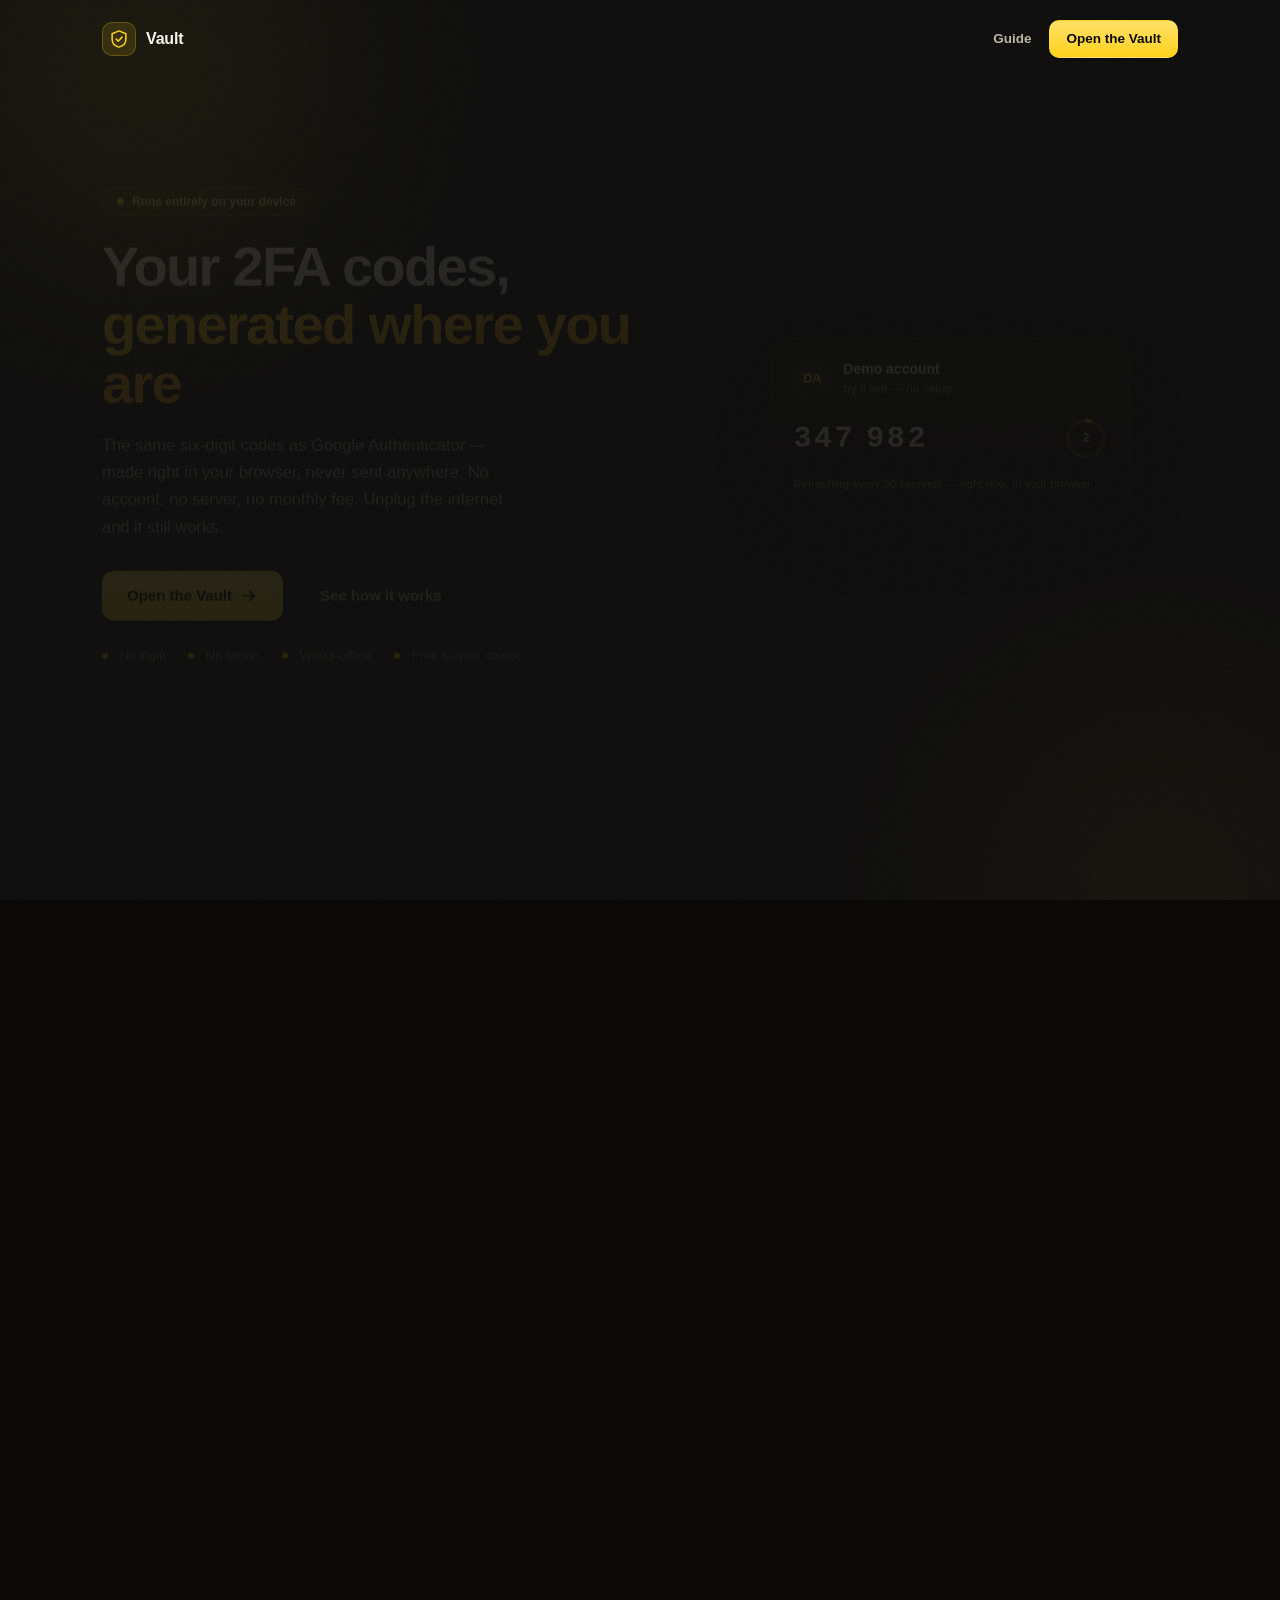
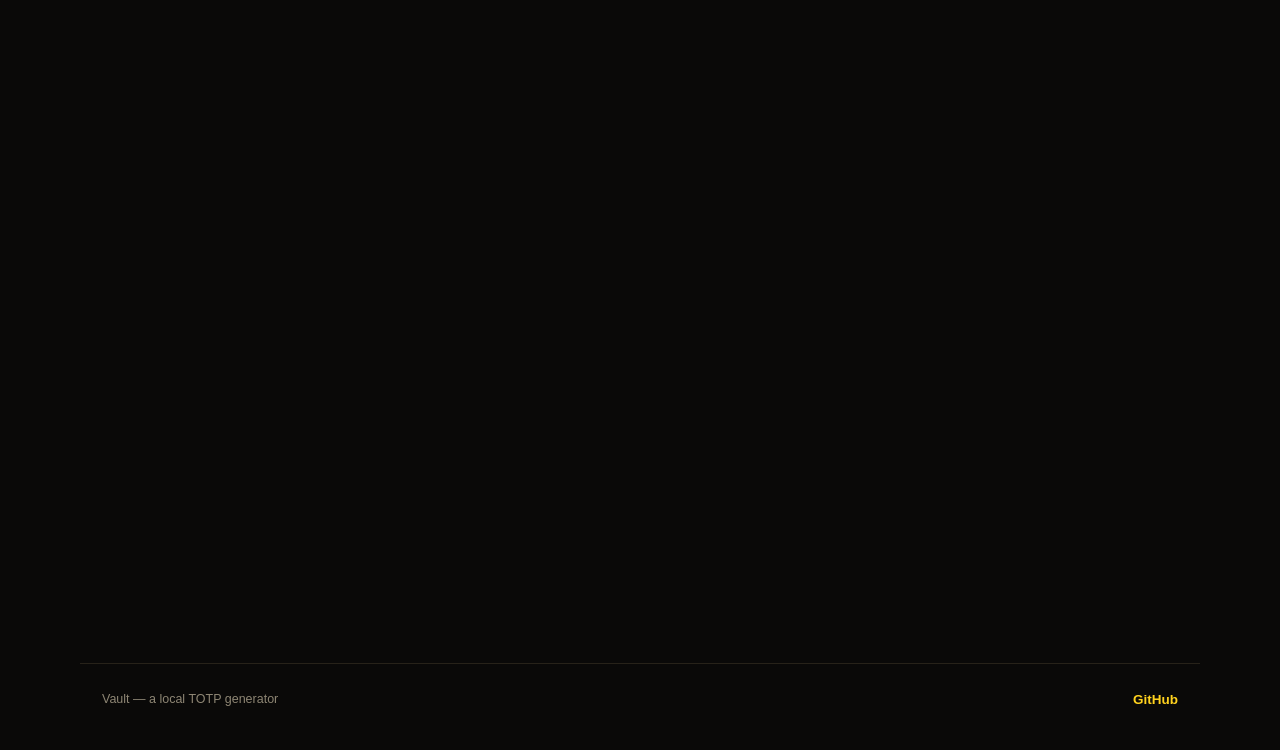
<file: index.html>
<!doctype html>
<html lang="en" data-theme="dark">
<head>
<meta charset="utf-8" />
<meta name="viewport" content="width=device-width, initial-scale=1, viewport-fit=cover" />
<meta name="color-scheme" content="dark" />
<meta name="referrer" content="no-referrer" />
<!-- Same promise as the app: nothing loads or sends anything. The live demo in
     the hero runs the real engine locally, so connect-src can stay 'none' —
     the page proves its own pitch. -->
<meta http-equiv="Content-Security-Policy"
      content="default-src 'none'; script-src 'self'; style-src 'self'; img-src 'self' data:; connect-src 'none'; base-uri 'none'; form-action 'none'" />
<title>Vault — 2FA codes that never leave your device</title>
<link rel="stylesheet" href="app.css" />
<link rel="stylesheet" href="landing.css" />
</head>
<body>

<div class="ambient" aria-hidden="true">
  <span class="ambient__orb ambient__orb--a"></span>
  <span class="ambient__orb ambient__orb--b"></span>
  <span class="ambient__grain"></span>
</div>

<!-- ══ NAV ═══════════════════════════════════════════════════════════════ -->
<nav class="nav">
  <div class="nav__brand">
    <span class="brand__mark" aria-hidden="true">
      <svg viewBox="0 0 32 32" fill="none"><path d="M16 3 27 7.5v8.9c0 6.6-4.5 10.9-11 12.6C9.5 27.3 5 23 5 16.4V7.5L16 3Z" stroke="currentColor" stroke-width="2.4" stroke-linejoin="round"/><path d="m11.5 16.2 3.2 3.3 6-6.5" stroke="currentColor" stroke-width="2.4" stroke-linecap="round" stroke-linejoin="round"/></svg>
    </span>
    <span class="brand__name">Vault</span>
  </div>
  <div class="nav__links">
    <a class="nav__link" href="guide.html">Guide</a>
    <a class="btn btn--primary" href="app.html">Open the Vault</a>
  </div>
</nav>

<!-- ══ HERO ══════════════════════════════════════════════════════════════ -->
<header class="hero">
  <div class="hero__copy reveal">
    <span class="pill">
      <i class="pill__dot"></i> Runs entirely on your device
    </span>
    <h1 class="hero__title">
      Your 2FA codes,<br><span class="hl">generated where you are</span>
    </h1>
    <p class="hero__sub">
      The same six-digit codes as Google Authenticator — made right in your
      browser, never sent anywhere. No account, no server, no monthly fee.
      Unplug the internet and it still works.
    </p>
    <div class="hero__cta">
      <a class="btn btn--primary btn--hero" href="app.html">
        Open the Vault
        <svg viewBox="0 0 24 24" fill="none" aria-hidden="true"><path d="M5 12h14M13 6l6 6-6 6" stroke="currentColor" stroke-width="2.2" stroke-linecap="round" stroke-linejoin="round"/></svg>
      </a>
      <a class="btn btn--ghost btn--hero" href="guide.html">See how it works</a>
    </div>
    <ul class="hero__trust">
      <li>No login</li><li>No server</li><li>Works offline</li><li>Free &amp; open source</li>
    </ul>
  </div>

  <!-- Live demo. A real rotating code from the public RFC test secret, so the
       hero is the product working, not a picture of it. -->
  <div class="hero__demo reveal" style="--d:120ms">
    <div class="demo">
      <div class="demo__head">
        <span class="demo__mono">DA</span>
        <div>
          <span class="demo__issuer">Demo account</span>
          <span class="demo__acct">try it live — no setup</span>
        </div>
      </div>
      <div class="demo__body">
        <div class="code code--big" id="demo-code"></div>
        <div class="ring" id="demo-ring">
          <svg viewBox="0 0 42 42">
            <circle class="ring__track" cx="21" cy="21" r="18" fill="none" stroke-width="3"/>
            <circle class="ring__bar" cx="21" cy="21" r="18" fill="none" stroke-width="3" stroke-dasharray="113.09733552923255" stroke-dashoffset="0"/>
          </svg>
          <span class="ring__n"></span>
        </div>
      </div>
      <p class="demo__foot">Refreshing every 30 seconds — right now, in your browser.</p>
    </div>
  </div>
</header>

<!-- ══ FEATURES ══════════════════════════════════════════════════════════ -->
<section class="band">
  <div class="feat">
    <article class="feat__card reveal">
      <span class="feat__ic">
        <svg viewBox="0 0 24 24" fill="none"><rect x="4" y="9" width="16" height="12" rx="3" stroke="currentColor" stroke-width="1.9"/><path d="M8 9V6.5a4 4 0 0 1 8 0V9" stroke="currentColor" stroke-width="1.9" stroke-linecap="round"/></svg>
      </span>
      <h3>Nothing leaves your device</h3>
      <p>The code is built locally with the same crypto your browser uses. The page's security policy blocks network requests outright — not just absent, but forbidden.</p>
    </article>
    <article class="feat__card reveal" style="--d:80ms">
      <span class="feat__ic">
        <svg viewBox="0 0 24 24" fill="none"><path d="M12 3v18M3 12h18" stroke="currentColor" stroke-width="0" /><circle cx="12" cy="12" r="9" stroke="currentColor" stroke-width="1.9"/><path d="M4 12a8 8 0 0 1 8-8M20 12a8 8 0 0 1-8 8" stroke="currentColor" stroke-width="1.9" stroke-linecap="round"/><line x1="7" y1="4" x2="17" y2="20" stroke="currentColor" stroke-width="1.9" stroke-linecap="round"/></svg>
      </span>
      <h3>Works with no internet</h3>
      <p>Codes come from a secret and the clock — nothing to fetch. Once the page has loaded, it keeps working on a plane, in a dead spot, anywhere.</p>
    </article>
    <article class="feat__card reveal" style="--d:160ms">
      <span class="feat__ic">
        <svg viewBox="0 0 24 24" fill="none"><path d="m5 13 4 4L19 7" stroke="currentColor" stroke-width="2" stroke-linecap="round" stroke-linejoin="round"/></svg>
      </span>
      <h3>No account, ever</h3>
      <p>No sign-up, no licence key, no subscription. Open the link and it works. All your accounts in one screen, each refreshing on its own.</p>
    </article>
    <article class="feat__card reveal" style="--d:240ms">
      <span class="feat__ic">
        <svg viewBox="0 0 24 24" fill="none"><path d="M8 3H5a2 2 0 0 0-2 2v3M16 3h3a2 2 0 0 1 2 2v3M8 21H5a2 2 0 0 1-2-2v-3M16 21h3a2 2 0 0 0 2-2v-3" stroke="currentColor" stroke-width="1.9" stroke-linecap="round"/><rect x="8" y="8" width="8" height="8" rx="1.5" stroke="currentColor" stroke-width="1.9"/></svg>
      </span>
      <h3>Paste a key or a link</h3>
      <p>Drop in the Base32 secret or the whole otpauth:// link. A live preview shows the code before you save, so you know it's right.</p>
    </article>
  </div>
</section>

<!-- ══ HOW ═══════════════════════════════════════════════════════════════ -->
<section class="how" id="how">
  <h2 class="sec__title reveal">Three steps, then never again</h2>
  <div class="steps">
    <article class="step reveal">
      <span class="step__n">1</span>
      <h3>Grab your setup key</h3>
      <p>In any account's security settings, choose “Authenticator app”, then tap <em>Can't scan it?</em> to reveal the setup key.</p>
    </article>
    <article class="step reveal" style="--d:100ms">
      <span class="step__n">2</span>
      <h3>Paste it into the Vault</h3>
      <p>Spaces and lower case are fine. The preview shows your code instantly — check it against the account, then save.</p>
    </article>
    <article class="step reveal" style="--d:200ms">
      <span class="step__n">3</span>
      <h3>Tap to copy, forever</h3>
      <p>The code sits on a card, refreshing every 30 seconds. One tap copies it. No more typing 32-character secrets on every login.</p>
    </article>
  </div>
</section>

<!-- ══ SECURITY ══════════════════════════════════════════════════════════ -->
<section class="band">
  <div class="trust2 reveal">
    <div class="trust2__copy">
      <h2 class="sec__title">Why not just use a website?</h2>
      <p>Most online 2FA tools ask you to paste your secret into <em>their</em> page. That secret isn't a password — it <strong>is</strong> the second factor, permanently, for every future login on that account. Once it leaves your machine, you can't know what happened to it.</p>
      <p>This never sends it anywhere. There's no server to trust and no request to intercept. The code is proof: it's running right now, in this tab, with the internet doing nothing.</p>
      <a class="link" href="https://github.com/Reodelbasalan/2fa-advault" rel="noopener">Read the source on GitHub →</a>
    </div>
    <div class="trust2__list">
      <div class="trust2__row"><span>Where the code is made</span><b>Your browser</b></div>
      <div class="trust2__row"><span>What's uploaded</span><b>Nothing</b></div>
      <div class="trust2__row"><span>Standard</span><b>RFC 6238 (TOTP)</b></div>
      <div class="trust2__row"><span>Works offline</span><b>Yes</b></div>
      <div class="trust2__row"><span>Price</span><b>Free</b></div>
    </div>
  </div>
</section>

<!-- ══ FINAL CTA ═════════════════════════════════════════════════════════ -->
<section class="final reveal">
  <h2>Ready when you are.</h2>
  <p>Add your first account in under a minute.</p>
  <a class="btn btn--primary btn--hero" href="app.html">
    Open the Vault
    <svg viewBox="0 0 24 24" fill="none" aria-hidden="true"><path d="M5 12h14M13 6l6 6-6 6" stroke="currentColor" stroke-width="2.2" stroke-linecap="round" stroke-linejoin="round"/></svg>
  </a>
</section>

<footer class="foot">
  <span>Vault — a local TOTP generator</span>
  <a class="link" href="https://github.com/Reodelbasalan/2fa-advault" rel="noopener">GitHub</a>
</footer>

<script type="module" src="landing.js"></script>
</body>
</html>
</file>
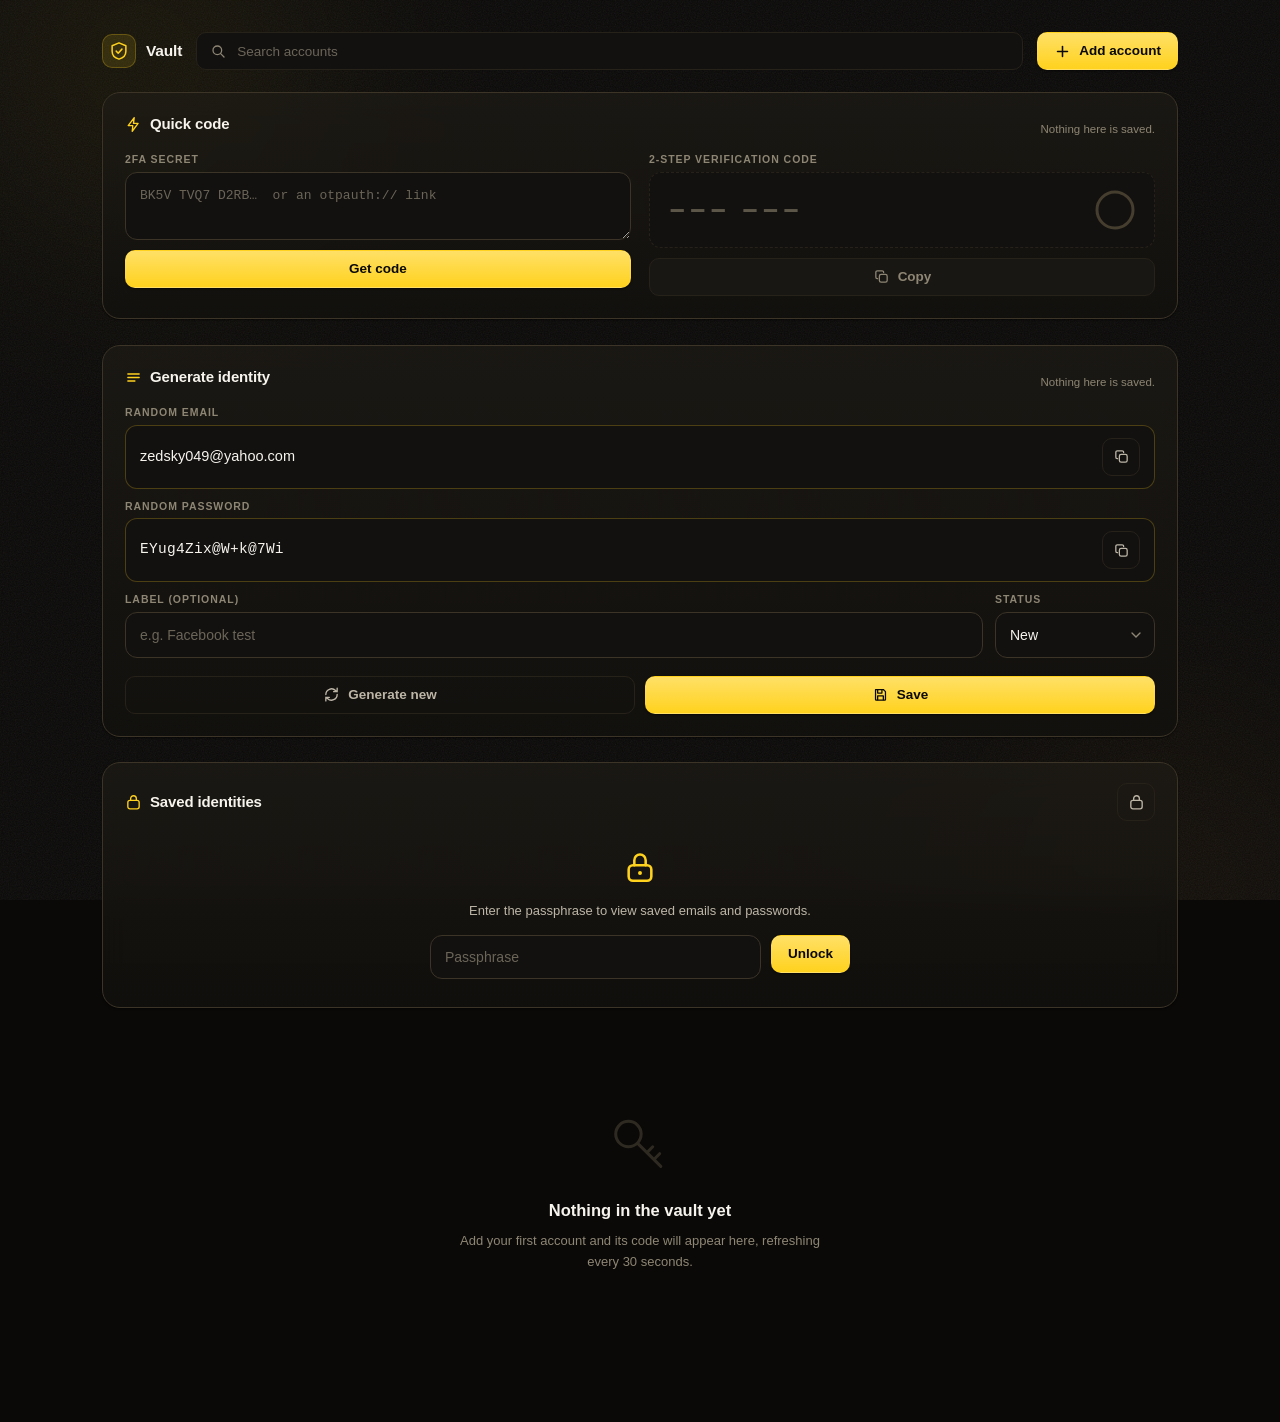
<file: app.html>
<!doctype html>
<html lang="en" data-theme="dark">
<head>
<meta charset="utf-8" />
<meta name="viewport" content="width=device-width, initial-scale=1, viewport-fit=cover" />
<meta name="color-scheme" content="dark" />
<meta name="referrer" content="no-referrer" />
<!-- Nothing here loads or sends anything. The CSP says so out loud so it stays
     that way: no remote scripts, no fonts, no images, and connect-src 'none'
     means a stray fetch() would be blocked by the browser, not just absent. -->
<meta http-equiv="Content-Security-Policy"
      content="default-src 'none'; script-src 'self'; style-src 'self'; img-src 'self' data:; connect-src 'none'; base-uri 'none'; form-action 'none'" />
<title>Vault — your 2FA codes</title>
<link rel="stylesheet" href="app.css" />
</head>
<body>

<!-- Ambient field. Two slow-drifting accent orbs and a grain wash: enough to
     stop a near-black page reading as flat, dim enough not to compete with the
     one thing on screen that is actually yellow. -->
<div class="ambient" aria-hidden="true">
  <span class="ambient__orb ambient__orb--a"></span>
  <span class="ambient__orb ambient__orb--b"></span>
  <span class="ambient__grain"></span>
</div>

<!-- ══ APP ═══════════════════════════════════════════════════════════════ -->
<div id="app" class="app">

  <header class="top">
    <a class="brand brand--link" href="index.html" title="Back to home">
      <span class="brand__mark" aria-hidden="true">
        <svg viewBox="0 0 32 32" fill="none"><path d="M16 3 27 7.5v8.9c0 6.6-4.5 10.9-11 12.6C9.5 27.3 5 23 5 16.4V7.5L16 3Z" stroke="currentColor" stroke-width="2.4" stroke-linejoin="round"/><path d="m11.5 16.2 3.2 3.3 6-6.5" stroke="currentColor" stroke-width="2.4" stroke-linecap="round" stroke-linejoin="round"/></svg>
      </span>
      <span class="brand__name">Vault</span>
    </a>

    <label class="search">
      <svg viewBox="0 0 24 24" fill="none" aria-hidden="true"><circle cx="11" cy="11" r="6.5" stroke="currentColor" stroke-width="1.9"/><line x1="16" y1="16" x2="21" y2="21" stroke="currentColor" stroke-width="1.9" stroke-linecap="round"/></svg>
      <input id="search" type="search" placeholder="Search accounts" spellcheck="false" />
    </label>

    <div class="top__actions">
      <button class="btn btn--primary" id="add-open">
        <svg viewBox="0 0 24 24" fill="none" aria-hidden="true"><line x1="12" y1="5" x2="12" y2="19" stroke="currentColor" stroke-width="2.2" stroke-linecap="round"/><line x1="5" y1="12" x2="19" y2="12" stroke="currentColor" stroke-width="2.2" stroke-linecap="round"/></svg>
        <span>Add account</span>
      </button>
    </div>
  </header>

  <!-- ══ QUICK CODE ══════════════════════════════════════════════════════ -->
  <!-- On the landing page itself, not behind a button. Paste a secret, get a
       code — the one thing most people arrive here to do, reachable without
       clicking anything first. Both halves are on screen from the start so the
       shape of the flow is visible before you commit to it. -->
  <section class="qp" id="quick">
    <header class="qp__head">
      <h2 class="qp__title">
        <svg viewBox="0 0 24 24" fill="none" aria-hidden="true"><path d="M13 2.5 4.5 13.5H11l-.8 8 8.3-11H12l1-8Z" stroke="currentColor" stroke-width="1.9" stroke-linejoin="round"/></svg>
        Quick code
      </h2>
      <span class="qp__note">Nothing here is saved.</span>
    </header>

    <form id="quick-form" autocomplete="off">
      <div class="qp__grid">
        <div class="qp__col">
          <label class="field">
            <span class="field__label">2FA secret</span>
            <span class="field__wrap">
              <textarea id="q-secret" class="field__input field__input--area" rows="2" spellcheck="false"
                        placeholder="BK5V TVQ7 D2RB…  or an otpauth:// link"></textarea>
            </span>
          </label>
          <button class="btn btn--primary btn--block" id="q-submit" type="submit">Get code</button>
        </div>

        <div class="qp__col">
          <span class="field__label">2-step verification code</span>
          <div class="qout is-idle" id="q-out">
            <div class="qout__row">
              <div class="code code--big" id="q-code"></div>
              <div class="ring" id="q-ring">
                <svg viewBox="0 0 42 42">
                  <circle class="ring__track" cx="21" cy="21" r="18" fill="none" stroke-width="3"/>
                  <circle class="ring__bar" cx="21" cy="21" r="18" fill="none" stroke-width="3" stroke-dasharray="113.09733552923255" stroke-dashoffset="0"/>
                </svg>
                <span class="ring__n"></span>
              </div>
            </div>
            <!-- Width comes from a class, not a style attribute: this page's CSP
                 sets style-src 'self', which drops inline style attributes. -->
            <button type="button" class="btn btn--primary btn--block" id="q-copy" disabled>
              <svg viewBox="0 0 24 24" fill="none" aria-hidden="true"><rect x="9" y="9" width="11" height="11" rx="2.5" stroke="currentColor" stroke-width="1.8"/><path d="M15 6.5V6a2 2 0 0 0-2-2H6a2 2 0 0 0-2 2v7a2 2 0 0 0 2 2h.5" stroke="currentColor" stroke-width="1.8" stroke-linecap="round"/></svg>
              <span id="q-copy-label">Copy</span>
            </button>
          </div>
        </div>
      </div>

      <p class="err" id="q-err" role="alert" hidden></p>
    </form>
  </section>

  <!-- ══ GENERATOR ═══════════════════════════════════════════════════════ -->
  <!-- Random email + password, for filling a signup form. Same as everything
       else here: made locally, nothing saved, nothing sent. -->
  <section class="qp" id="gen">
    <header class="qp__head">
      <h2 class="qp__title">
        <svg viewBox="0 0 24 24" fill="none" aria-hidden="true"><path d="M4 7h16M4 12h16M4 17h10" stroke="currentColor" stroke-width="1.9" stroke-linecap="round"/></svg>
        Generate identity
      </h2>
      <span class="qp__note">Nothing here is saved.</span>
    </header>

    <div class="gen__row">
      <span class="field__label">Random email</span>
      <div class="gen__field">
        <span class="gen__val" id="gen-email">–</span>
        <button type="button" class="btn btn--ghost btn--icon gen__copy" id="gen-email-copy" aria-label="Copy email">
          <svg viewBox="0 0 24 24" fill="none" aria-hidden="true"><rect x="9" y="9" width="11" height="11" rx="2.5" stroke="currentColor" stroke-width="1.8"/><path d="M15 6.5V6a2 2 0 0 0-2-2H6a2 2 0 0 0-2 2v7a2 2 0 0 0 2 2h.5" stroke="currentColor" stroke-width="1.8" stroke-linecap="round"/></svg>
        </button>
      </div>
    </div>

    <div class="gen__row">
      <span class="field__label">Random password</span>
      <div class="gen__field">
        <span class="gen__val gen__val--mono" id="gen-pass">–</span>
        <button type="button" class="btn btn--ghost btn--icon gen__copy" id="gen-pass-copy" aria-label="Copy password">
          <svg viewBox="0 0 24 24" fill="none" aria-hidden="true"><rect x="9" y="9" width="11" height="11" rx="2.5" stroke="currentColor" stroke-width="1.8"/><path d="M15 6.5V6a2 2 0 0 0-2-2H6a2 2 0 0 0-2 2v7a2 2 0 0 0 2 2h.5" stroke="currentColor" stroke-width="1.8" stroke-linecap="round"/></svg>
        </button>
      </div>
    </div>

    <div class="gen__meta">
      <label class="field gen__label-field">
        <span class="field__label">Label (optional)</span>
        <span class="field__wrap"><input id="gen-label" class="field__input" placeholder="e.g. Facebook test" spellcheck="false" /></span>
      </label>
      <label class="field gen__status-field">
        <span class="field__label">Status</span>
        <span class="field__wrap">
          <select id="gen-status" class="field__input">
            <option value="new">New</option>
            <option value="done">Done</option>
            <option value="notworking">Not working</option>
            <option value="disabled">Disabled</option>
          </select>
        </span>
      </label>
    </div>

    <div class="gen__actions">
      <button class="btn btn--ghost btn--block" id="gen-new" type="button">
        <svg viewBox="0 0 24 24" fill="none" aria-hidden="true"><path d="M4 12a8 8 0 0 1 13.7-5.6L20 8M20 3v5h-5M20 12a8 8 0 0 1-13.7 5.6L4 16M4 21v-5h5" stroke="currentColor" stroke-width="1.9" stroke-linecap="round" stroke-linejoin="round"/></svg>
        Generate new
      </button>
      <button class="btn btn--primary btn--block" id="gen-save" type="button">
        <svg viewBox="0 0 24 24" fill="none" aria-hidden="true"><path d="M5 5h11l3 3v11a1 1 0 0 1-1 1H6a1 1 0 0 1-1-1V5Z" stroke="currentColor" stroke-width="1.8" stroke-linejoin="round"/><path d="M8 5v5h6V5M8 20v-6h8v6" stroke="currentColor" stroke-width="1.8" stroke-linejoin="round"/></svg>
        Save
      </button>
    </div>
  </section>

  <!-- ══ SAVED IDENTITIES ════════════════════════════════════════════════ -->
  <!-- The kept email/password rows. Hidden behind a passphrase gate — casual
       cover only, NOT encryption; the rows sit in localStorage in the clear. -->
  <section class="qp" id="ids">
    <header class="qp__head">
      <h2 class="qp__title">
        <svg viewBox="0 0 24 24" fill="none" aria-hidden="true"><rect x="4" y="9" width="16" height="12" rx="3" stroke="currentColor" stroke-width="1.9"/><path d="M8 9V6.5a4 4 0 0 1 8 0V9" stroke="currentColor" stroke-width="1.9" stroke-linecap="round"/></svg>
        Saved identities
      </h2>
      <button type="button" class="btn btn--ghost btn--icon" id="ids-lock" aria-label="Lock" hidden>
        <svg viewBox="0 0 24 24" fill="none" aria-hidden="true"><rect x="4" y="9" width="16" height="12" rx="3" stroke="currentColor" stroke-width="1.9"/><path d="M8 9V6.5a4 4 0 0 1 8 0V9" stroke="currentColor" stroke-width="1.9" stroke-linecap="round"/></svg>
      </button>
    </header>

    <!-- Locked view -->
    <div class="ids__gate" id="ids-gate">
      <svg class="ids__gate-ic" viewBox="0 0 24 24" fill="none" aria-hidden="true"><rect x="4" y="10" width="16" height="11" rx="3" stroke="currentColor" stroke-width="1.8"/><path d="M8 10V6.5a4 4 0 0 1 8 0V10" stroke="currentColor" stroke-width="1.8" stroke-linecap="round"/><circle cx="12" cy="15.5" r="1.4" fill="currentColor"/></svg>
      <p class="ids__gate-txt">Enter the passphrase to view saved emails and passwords.</p>
      <form id="ids-gate-form" autocomplete="off">
        <div class="ids__gate-row">
          <input id="ids-pass" class="field__input" type="password" placeholder="Passphrase" spellcheck="false" />
          <button class="btn btn--primary" id="ids-unlock" type="submit">Unlock</button>
        </div>
        <p class="err" id="ids-err" role="alert" hidden></p>
      </form>
    </div>

    <!-- Unlocked view -->
    <div class="ids__list" id="ids-list" hidden></div>
    <div class="ids__empty" id="ids-empty" hidden>Walang naka-save pa. Pindot “Save” sa taas para magdagdag.</div>
  </section>

  <h2 class="sectionhead" id="saved-head">Saved accounts</h2>
  <main class="grid" id="grid"></main>

  <div class="empty" id="empty" hidden>
    <div class="empty__art" aria-hidden="true">
      <!-- A key, not a padlock. The padlock that was here implied the app locks,
           which it no longer does — the icon was promising a screen that
           doesn't exist. -->
      <svg viewBox="0 0 64 64" fill="none"><circle cx="22" cy="26" r="11" stroke="currentColor" stroke-width="2.6"/><path d="m30 34 20 20M44 48l5-5M38 42l5-5" stroke="currentColor" stroke-width="2.6" stroke-linecap="round"/></svg>
    </div>
    <h2 id="empty-title">Nothing in the vault yet</h2>
    <p id="empty-sub">Add your first account and its code will appear here, refreshing every 30 seconds.</p>
  </div>

</div>

<!-- ══ ADD SHEET ═════════════════════════════════════════════════════════ -->
<div class="scrim" id="scrim" hidden></div>
<section class="sheet" id="sheet" hidden role="dialog" aria-modal="true" aria-labelledby="sheet-title">
  <form id="add-form" autocomplete="off">
    <header class="sheet__head">
      <h2 id="sheet-title">Add account</h2>
      <button type="button" class="btn btn--icon btn--ghost" id="add-close" aria-label="Close">
        <svg viewBox="0 0 24 24" fill="none" aria-hidden="true"><line x1="6" y1="6" x2="18" y2="18" stroke="currentColor" stroke-width="2.2" stroke-linecap="round"/><line x1="18" y1="6" x2="6" y2="18" stroke="currentColor" stroke-width="2.2" stroke-linecap="round"/></svg>
      </button>
    </header>

    <label class="field">
      <span class="field__label">Secret key or otpauth:// link</span>
      <span class="field__wrap">
        <textarea id="secret" class="field__input field__input--area" rows="2" spellcheck="false"
                  placeholder="JBSWY3DPEHPK3PXP  —  or paste the whole otpauth://totp/… link"></textarea>
      </span>
      <span class="field__hint">Spaces and lower case are fine. Pasting the link fills in the name for you.</span>
    </label>

    <div class="row">
      <label class="field">
        <span class="field__label">Service</span>
        <span class="field__wrap"><input id="issuer" class="field__input" placeholder="OpenAI" spellcheck="false" /></span>
      </label>
      <label class="field">
        <span class="field__label">Account</span>
        <span class="field__wrap"><input id="account" class="field__input" placeholder="you@example.com" spellcheck="false" /></span>
      </label>
    </div>

    <!-- Live proof the secret is right, before it is ever saved: if this shows
         a code that matches the app you are migrating from, the entry is good. -->
    <div class="preview" id="preview" data-state="idle">
      <span class="preview__label" id="preview-label">Preview</span>
      <span class="preview__code" id="preview-code">– – –  – – –</span>
    </div>

    <p class="err" id="add-err" role="alert" hidden></p>

    <footer class="sheet__foot">
      <button type="button" class="btn btn--ghost" id="add-cancel">Cancel</button>
      <button type="submit" class="btn btn--primary" id="add-save" disabled>Save to vault</button>
    </footer>
  </form>
</section>

<div class="toast" id="toast" role="status" aria-live="polite" hidden></div>

<script type="module" src="app.js"></script>
</body>
</html>
</file>
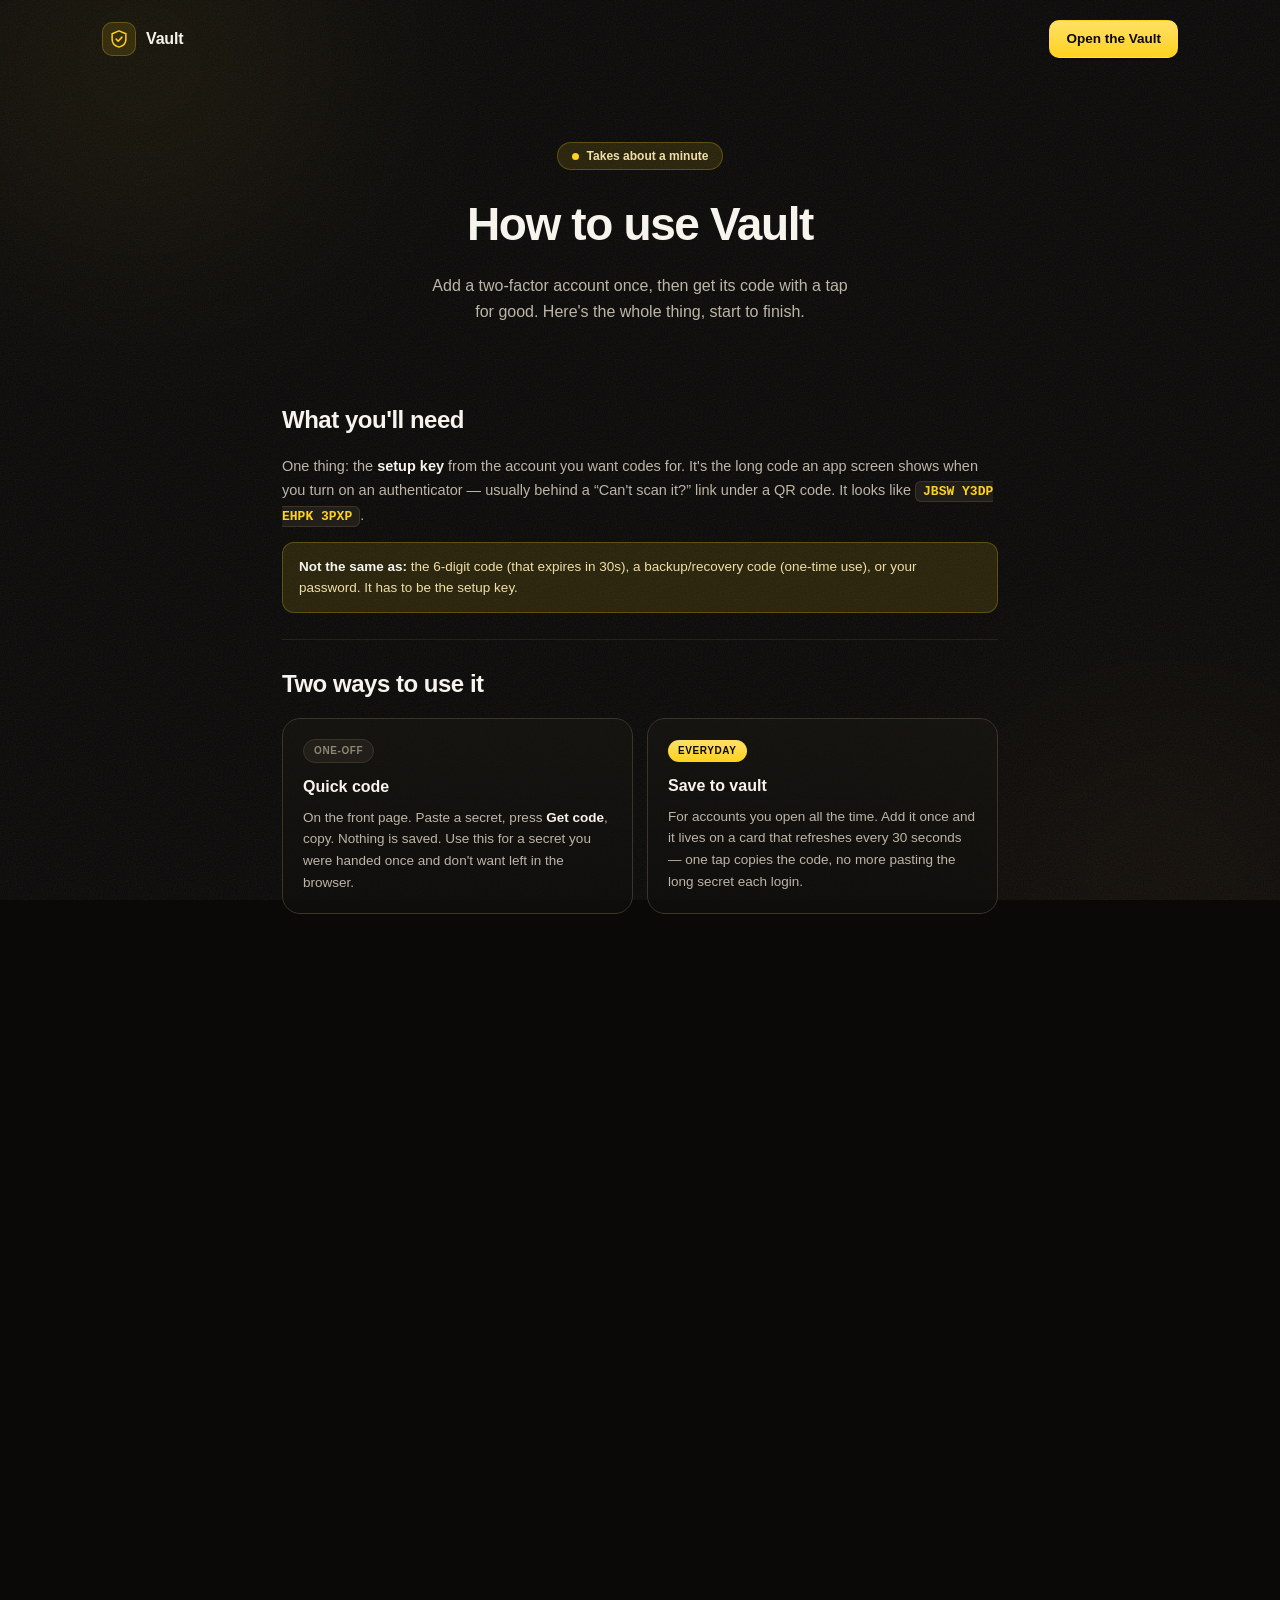
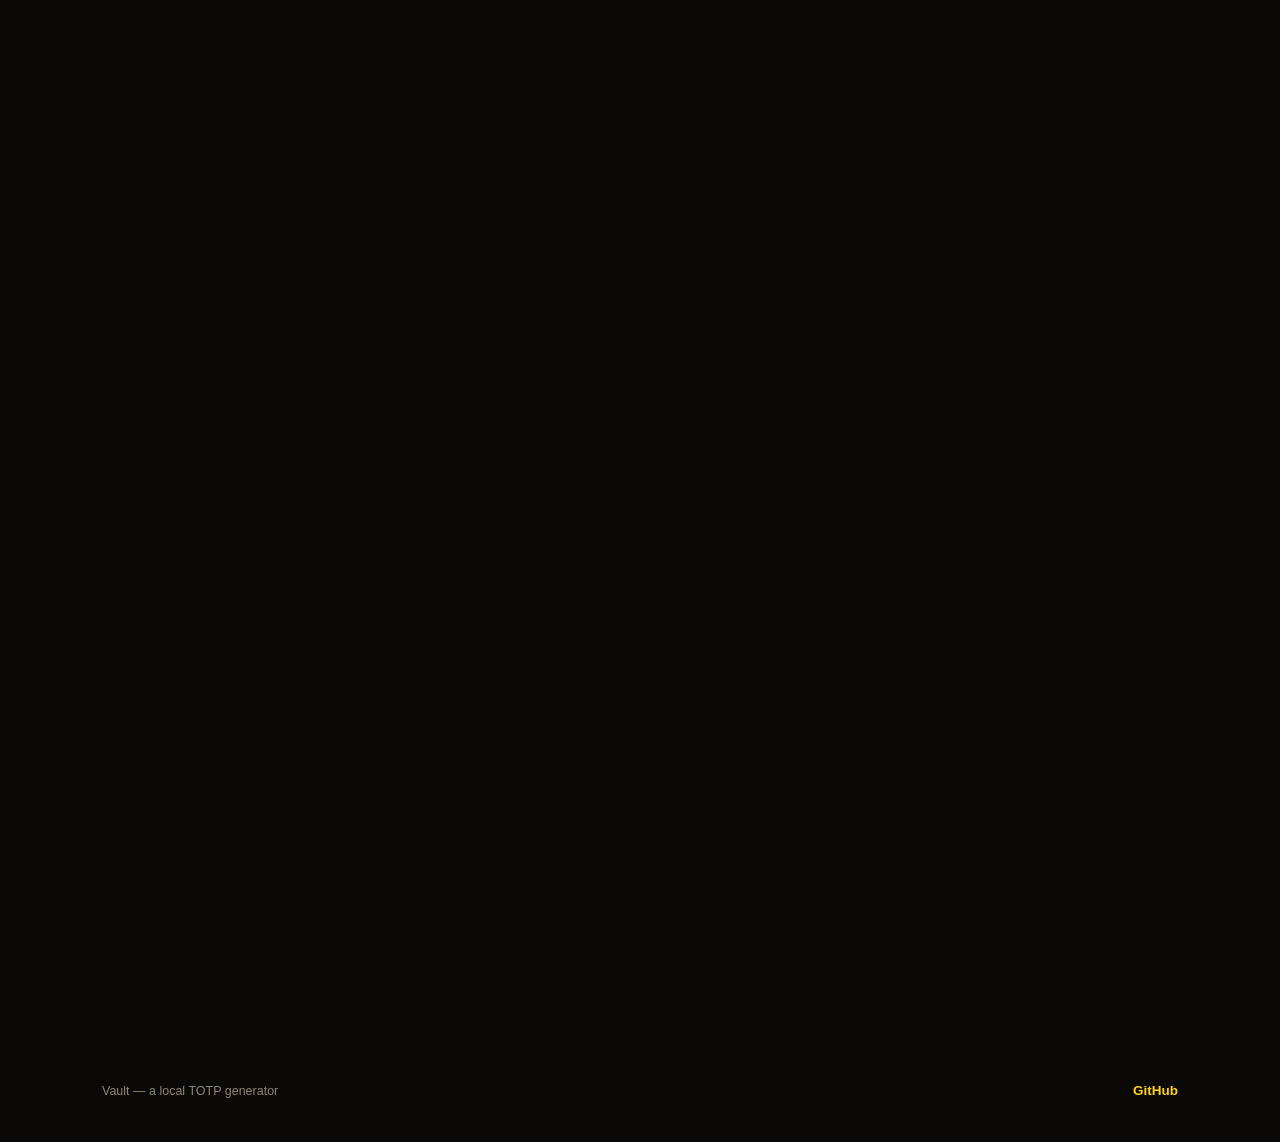
<file: guide.html>
<!doctype html>
<html lang="en" data-theme="dark">
<head>
<meta charset="utf-8" />
<meta name="viewport" content="width=device-width, initial-scale=1, viewport-fit=cover" />
<meta name="color-scheme" content="dark" />
<meta name="referrer" content="no-referrer" />
<meta http-equiv="Content-Security-Policy"
      content="default-src 'none'; script-src 'self'; style-src 'self'; img-src 'self' data:; connect-src 'none'; base-uri 'none'; form-action 'none'" />
<title>How to use Vault — 2FA guide</title>
<link rel="stylesheet" href="app.css" />
<link rel="stylesheet" href="landing.css" />
<link rel="stylesheet" href="guide.css" />
</head>
<body>

<div class="ambient" aria-hidden="true">
  <span class="ambient__orb ambient__orb--a"></span>
  <span class="ambient__orb ambient__orb--b"></span>
  <span class="ambient__grain"></span>
</div>

<nav class="nav">
  <a class="nav__brand" href="index.html">
    <span class="brand__mark" aria-hidden="true">
      <svg viewBox="0 0 32 32" fill="none"><path d="M16 3 27 7.5v8.9c0 6.6-4.5 10.9-11 12.6C9.5 27.3 5 23 5 16.4V7.5L16 3Z" stroke="currentColor" stroke-width="2.4" stroke-linejoin="round"/><path d="m11.5 16.2 3.2 3.3 6-6.5" stroke="currentColor" stroke-width="2.4" stroke-linecap="round" stroke-linejoin="round"/></svg>
    </span>
    <span class="brand__name">Vault</span>
  </a>
  <a class="btn btn--primary" href="app.html">Open the Vault</a>
</nav>

<!-- ══ HEADER ════════════════════════════════════════════════════════════ -->
<header class="ghead">
  <span class="pill"><i class="pill__dot"></i> Takes about a minute</span>
  <h1 class="ghead__title">How to use Vault</h1>
  <p class="ghead__sub">
    Add a two-factor account once, then get its code with a tap for good.
    Here's the whole thing, start to finish.
  </p>
</header>

<main class="guide">

  <!-- What you need -->
  <section class="gsec reveal">
    <h2 class="gsec__title">What you'll need</h2>
    <p class="gsec__lead">
      One thing: the <strong>setup key</strong> from the account you want codes
      for. It's the long code an app screen shows when you turn on an
      authenticator — usually behind a “Can't scan it?” link under a QR code.
      It looks like <code>JBSW Y3DP EHPK 3PXP</code>.
    </p>
    <div class="callout callout--warn">
      <strong>Not the same as:</strong> the 6-digit code (that expires in 30s),
      a backup/recovery code (one-time use), or your password. It has to be the
      setup key.
    </div>
  </section>

  <!-- Two ways -->
  <section class="gsec reveal">
    <h2 class="gsec__title">Two ways to use it</h2>
    <div class="gtwo">
      <article class="gcard">
        <span class="gcard__tag gcard__tag--soft">One-off</span>
        <h3>Quick code</h3>
        <p>On the front page. Paste a secret, press <em>Get code</em>, copy.
        Nothing is saved. Use this for a secret you were handed once and don't
        want left in the browser.</p>
      </article>
      <article class="gcard">
        <span class="gcard__tag">Everyday</span>
        <h3>Save to vault</h3>
        <p>For accounts you open all the time. Add it once and it lives on a
        card that refreshes every 30 seconds — one tap copies the code, no more
        pasting the long secret each login.</p>
      </article>
    </div>
  </section>

  <!-- Walkthrough -->
  <section class="gsec reveal">
    <h2 class="gsec__title">Step by step</h2>
    <ol class="walk">
      <li class="walk__item">
        <span class="walk__n">1</span>
        <div class="walk__body">
          <h3>Find the setup key</h3>
          <p>In the account's security settings, choose <em>Authenticator app</em>.
          When the QR code appears, tap <em>Can't scan it?</em> (or “enter this
          text code”). The long key that shows up is what you need.</p>
          <p class="walk__eg">Gmail: myaccount.google.com → Security → 2-Step Verification → Authenticator.</p>
        </div>
      </li>
      <li class="walk__item">
        <span class="walk__n">2</span>
        <div class="walk__body">
          <h3>Open Vault and add it</h3>
          <p>Press <em>Add account</em>, paste the key (spaces and lower case are
          fine), or paste the whole <code>otpauth://</code> link and the name
          fills itself in.</p>
        </div>
      </li>
      <li class="walk__item">
        <span class="walk__n">3</span>
        <div class="walk__body">
          <h3>Check the preview, then save</h3>
          <p>A live code shows in the preview. If it matches the account you're
          setting up, press <em>Save to vault</em>. If it stays blank, the key
          was mistyped.</p>
        </div>
      </li>
      <li class="walk__item">
        <span class="walk__n">4</span>
        <div class="walk__body">
          <h3>Use it from then on</h3>
          <p>The account is now a card. Tap it to copy the current code; the
          ring shows how many seconds it has left before it changes.</p>
        </div>
      </li>
    </ol>
  </section>

  <!-- Test it -->
  <section class="gsec reveal">
    <h2 class="gsec__title">Want to test it first?</h2>
    <p class="gsec__lead">
      Use this public test key — it's from the standard itself, so it's safe to
      try with nothing at stake:
    </p>
    <div class="gtest">
      <code class="gtest__key">JBSWY3DPEHPK3PXP</code>
    </div>
    <p class="gsec__lead">
      Add the same key to Google Authenticator on your phone and to Vault. If
      both show the same six digits at the same moment — and change together
      every 30 seconds — it works.
    </p>
  </section>

  <!-- Good to know -->
  <section class="gsec reveal">
    <h2 class="gsec__title">Good to know</h2>
    <div class="gnote-list">
      <div class="gnote">
        <h3>Adding it here doesn't remove your old way in</h3>
        <p>An authenticator is added alongside your phone number and other
        recovery options — it doesn't replace them. You keep every way back in
        you already had.</p>
      </div>
      <div class="gnote">
        <h3>Saved accounts stay on this device</h3>
        <p>They live in this browser only. Open Vault on your phone and your
        laptop and you'll have two separate lists — there's no sync.</p>
      </div>
      <div class="gnote">
        <h3>Never share a setup key</h3>
        <p>It isn't a password — it's your 2FA itself, for good. Anyone who sees
        it can generate your codes. Don't screenshot it or send it to anyone. If
        it leaks, remove the authenticator and set it up again for a fresh key.</p>
      </div>
    </div>
  </section>

  <section class="final reveal">
    <h2>That's it.</h2>
    <p>Add your first account and you're done.</p>
    <a class="btn btn--primary btn--hero" href="app.html">
      Open the Vault
      <svg viewBox="0 0 24 24" fill="none" aria-hidden="true"><path d="M5 12h14M13 6l6 6-6 6" stroke="currentColor" stroke-width="2.2" stroke-linecap="round" stroke-linejoin="round"/></svg>
    </a>
  </section>

</main>

<footer class="foot">
  <span>Vault — a local TOTP generator</span>
  <a class="link" href="https://github.com/Reodelbasalan/2fa-advault" rel="noopener">GitHub</a>
</footer>

<script type="module" src="landing.js"></script>
</body>
</html>
</file>
<file: app.css>
/* Vault — visual system
 *
 * Black and yellow. The rule the whole sheet follows: yellow is the only
 * chromatic thing on screen, so it always means "this is the signal" — the
 * code itself, the primary action, focus. Everything else is a warm neutral
 * ramp. Greys with a little of the accent's hue in them, not blue-leaning
 * slate, so the yellow reads as belonging to the surface rather than dropped
 * onto it.
 */

:root {
  --bg: #0a0908;
  --surface: #121110;
  --surface-2: #191714;
  --surface-3: #221f1a;
  --surface-4: #2e2a21;

  --border: #272219;
  --border-strong: #3b3427;

  --text: #f7f4ed;
  --text-dim: #bdb6a7;
  --muted: #8e8674;

  --accent: #ffd21e;
  --accent-hover: #ffe066;
  --accent-press: #e6bb00;
  --accent-soft: rgba(255, 210, 30, .12);
  --accent-mid: rgba(255, 210, 30, .24);
  --accent-ring: rgba(255, 210, 30, .38);
  --on-accent: #0a0908;

  --danger: #e0524a;
  --danger-soft: rgba(224, 82, 74, .14);

  --radius: 12px;
  --radius-lg: 18px;
  --radius-xl: 26px;

  --shadow-sm: 0 1px 2px rgba(0, 0, 0, .5);
  --shadow-md: 0 10px 30px rgba(0, 0, 0, .55);
  --shadow-pop: 0 26px 70px rgba(0, 0, 0, .7);
  --glow: 0 8px 34px rgba(255, 210, 30, .22);

  /* One easing everywhere. A single spring curve is most of why a set of
     unrelated animations reads as one product. */
  --ease: cubic-bezier(.22, 1, .36, 1);
  --ease-spring: cubic-bezier(.3, 1.4, .4, 1);

  --font: -apple-system, BlinkMacSystemFont, "Segoe UI", Roboto, "Helvetica Neue", Arial, sans-serif;
  --font-mono: ui-monospace, "SF Mono", "Cascadia Mono", "Segoe UI Mono", "Roboto Mono", Menlo, monospace;
}

* { box-sizing: border-box; }

html, body { height: 100%; }

body {
  margin: 0;
  background: var(--bg);
  color: var(--text);
  font: 400 14px/1.5 var(--font);
  -webkit-font-smoothing: antialiased;
  overflow-x: hidden;
}

/* ── Ambient field ─────────────────────────────────────────────────────── */

.ambient { position: fixed; inset: 0; z-index: 0; overflow: hidden; pointer-events: none; }

.ambient__orb {
  position: absolute;
  width: 46vmax; height: 46vmax;
  border-radius: 50%;
  filter: blur(90px);
  opacity: .5;
}
.ambient__orb--a {
  top: -18vmax; left: -12vmax;
  background: radial-gradient(circle, rgba(255, 210, 30, .16), transparent 68%);
  animation: drift-a 34s var(--ease) infinite alternate;
}
.ambient__orb--b {
  bottom: -22vmax; right: -14vmax;
  background: radial-gradient(circle, rgba(255, 160, 30, .11), transparent 68%);
  animation: drift-b 44s var(--ease) infinite alternate;
}
@keyframes drift-a { to { transform: translate3d(14vmax, 9vmax, 0) scale(1.18); } }
@keyframes drift-b { to { transform: translate3d(-12vmax, -8vmax, 0) scale(1.12); } }

/* Grain. Without it the big blurred gradients band visibly on an OLED-ish
   near-black; the noise is what breaks the banding up. */
.ambient__grain {
  position: absolute; inset: -50%;
  opacity: .16;
  background-image: url("data:image/svg+xml,%3Csvg xmlns='http://www.w3.org/2000/svg' width='120' height='120'%3E%3Cfilter id='n'%3E%3CfeTurbulence type='fractalNoise' baseFrequency='.85' numOctaves='3'/%3E%3C/filter%3E%3Crect width='120' height='120' filter='url(%23n)' opacity='.5'/%3E%3C/svg%3E");
}

/* ── Primitives ────────────────────────────────────────────────────────── */

.btn {
  position: relative;
  display: inline-flex; align-items: center; justify-content: center; gap: 8px;
  padding: 0 16px; height: 38px;
  border: 1px solid var(--border-strong);
  border-radius: 10px;
  background: var(--surface-2);
  color: var(--text);
  font: 600 13.5px/1 var(--font);
  cursor: pointer;
  overflow: hidden;
  transition: transform .18s var(--ease), background .18s var(--ease),
              border-color .18s var(--ease), box-shadow .22s var(--ease), color .18s var(--ease);
}
.btn svg { width: 17px; height: 17px; flex: none; }
.btn:hover { background: var(--surface-3); border-color: var(--accent-mid); transform: translateY(-1px); }
.btn:active { transform: translateY(0) scale(.98); }
.btn:focus-visible { outline: none; box-shadow: 0 0 0 3px var(--accent-ring); }
.btn:disabled { opacity: .4; cursor: not-allowed; transform: none; }

.btn--primary {
  background: linear-gradient(180deg, var(--accent-hover), var(--accent));
  border-color: transparent;
  color: var(--on-accent);
  box-shadow: var(--shadow-sm);
}
.btn--primary:hover:not(:disabled) {
  background: linear-gradient(180deg, #ffe887, var(--accent-hover));
  box-shadow: var(--glow);
}
.btn--primary:active:not(:disabled) { background: var(--accent-press); }

/* A disabled primary drops the fill entirely instead of fading it. Yellow at
   40% opacity over a dark surface turns muddy olive, which reads as a broken
   button rather than one that is simply not available yet. */
.btn--primary:disabled {
  opacity: 1;
  background: var(--surface-2);
  border-color: var(--border);
  color: var(--muted);
  box-shadow: none;
}

/* The sheen. A light band swept across on hover — the single cheapest thing
   that makes a flat fill read as a physical surface. */
.btn--primary::after {
  content: "";
  position: absolute; top: 0; bottom: 0; left: -60%;
  width: 45%;
  background: linear-gradient(100deg, transparent, rgba(255, 255, 255, .55), transparent);
  transform: skewX(-18deg);
  opacity: 0;
}
.btn--primary:hover:not(:disabled)::after { animation: sheen .75s var(--ease); }
@keyframes sheen {
  from { left: -60%; opacity: .9; }
  to   { left: 130%; opacity: 0; }
}

.btn--block { width: 100%; }
.btn--icon { width: 38px; padding: 0; }
.btn--ghost { background: transparent; border-color: var(--border); color: var(--text-dim); }
.btn--ghost:hover { background: var(--surface-2); color: var(--text); }

/* Fields */
.field { display: block; margin-bottom: 14px; }
.field__label {
  display: block; margin-bottom: 7px;
  font: 600 10.5px/1 var(--font);
  letter-spacing: .09em; text-transform: uppercase;
  color: var(--muted);
  transition: color .18s var(--ease);
}
.field:focus-within .field__label { color: var(--accent); }

.field__wrap {
  position: relative;
  display: flex; align-items: center;
  background: var(--surface);
  border: 1px solid var(--border-strong);
  border-radius: var(--radius);
  transition: border-color .18s var(--ease), box-shadow .22s var(--ease), background .18s var(--ease);
}
.field__wrap:hover { border-color: var(--surface-4); }
.field:focus-within .field__wrap {
  border-color: var(--accent);
  background: var(--surface-2);
  box-shadow: 0 0 0 4px var(--accent-soft);
}

.field__input {
  flex: 1; min-width: 0;
  padding: 0 14px; height: 44px;
  border: 0; background: none;
  color: var(--text);
  font: 400 14px/1 var(--font);
}
.field__input:focus { outline: none; }
.field__input::placeholder { color: #6b6558; }
.field__input--area {
  height: auto; padding: 13px 14px;
  font-family: var(--font-mono); font-size: 13px; line-height: 1.55;
  resize: vertical;
}
.field__hint { display: block; margin-top: 7px; font-size: 12px; color: var(--muted); }

.err {
  margin: 0 0 12px;
  padding: 9px 12px;
  border-radius: 9px;
  background: var(--danger-soft);
  border: 1px solid rgba(224, 82, 74, .3);
  color: #ffb4ae;
  font-size: 12.5px;
  animation: shake .4s var(--ease);
}
@keyframes shake {
  10%, 90% { transform: translateX(-2px); }
  30%, 70% { transform: translateX(3px); }
  50% { transform: translateX(-3px); }
}

@keyframes rise {
  from { opacity: 0; transform: translateY(18px) scale(.97); }
}

/* ── Quick code (on the page, not in a dialog) ─────────────────────────── */

.qp {
  margin-bottom: 26px;
  padding: 20px 22px 22px;
  background: linear-gradient(180deg, rgba(31, 28, 22, .7), rgba(18, 17, 14, .8));
  border: 1px solid var(--border-strong);
  border-radius: var(--radius-lg);
  box-shadow: var(--shadow-sm);
  backdrop-filter: blur(14px);
  animation: rise .5s var(--ease) both;
}

.qp__head { display: flex; align-items: baseline; justify-content: space-between; gap: 12px; margin-bottom: 16px; }
.qp__title {
  display: flex; align-items: center; gap: 8px;
  margin: 0;
  font-size: 15px; font-weight: 650; letter-spacing: -.01em;
}
.qp__title svg { width: 17px; height: 17px; color: var(--accent); }
.qp__note { font-size: 11.5px; color: var(--muted); }

/* Two columns on a desktop: the secret goes in on the left, the code comes out
   on the right. Both halves visible at once, and the panel stays short enough
   that the saved accounts below it are still on screen. */
.qp__grid { display: grid; grid-template-columns: 1fr 1fr; gap: 18px; align-items: start; }
@media (max-width: 720px) { .qp__grid { grid-template-columns: 1fr; gap: 14px; } }

.qp__col { min-width: 0; }
.qp__col .field { margin-bottom: 10px; }
.qp .err { margin: 14px 0 0; }

/* No top border or offset: this is a column beside the input now, not a
   section stacked under it. The rule left over from the stacked layout drew a
   stray line and pushed the code box below its own label. */
.qout { margin: 0; }

/* Waiting for a secret: present, clearly inert. */
.qout.is-idle .qout__row { border-color: var(--border); border-style: dashed; }
.qout.is-idle .code { color: #5c5648; }
.qout.is-idle .ring__bar { stroke: transparent; }
.qout__row {
  display: flex; align-items: center; justify-content: space-between; gap: 14px;
  /* 7px top matches .field__label's own margin-bottom, so the code box and the
     secret box beside it start on the same line. */
  margin: 7px 0 10px; padding: 16px 18px;
  background: var(--surface);
  border: 1px solid var(--accent-mid);
  border-radius: var(--radius);
}
.code--big { font-size: 34px; }

/* Same warning the cards give in their last five seconds. */
.qout.is-expiring .qout__row { border-color: rgba(224, 82, 74, .4); }
.qout.is-expiring .ring__bar { stroke: var(--danger); }
.qout.is-expiring .ring__n { color: var(--danger); }
.qout.is-expiring .ring { animation: pulse 1s ease-in-out infinite; }

/* ── Generator ─────────────────────────────────────────────────────────── */

.gen__row { margin-bottom: 12px; }
.gen__field {
  display: flex; align-items: center; gap: 8px;
  margin-top: 7px; padding: 12px 14px;
  background: var(--surface);
  border: 1px solid var(--accent-mid);
  border-radius: var(--radius);
}
.gen__val {
  flex: 1; min-width: 0;
  font-size: 14.5px; color: var(--text);
  overflow: hidden; text-overflow: ellipsis; white-space: nowrap;
  user-select: all;
}
.gen__val--mono { font-family: var(--font-mono); letter-spacing: .02em; }
.gen__copy { flex: none; }
.gen__copy.is-copied { border-color: var(--accent); color: var(--accent); }
.gen__actions { display: flex; gap: 10px; margin-top: 4px; }
@media (max-width: 480px) { .gen__actions { flex-direction: column; } }
#gen-new svg, #gen-save svg { width: 17px; height: 17px; }

.gen__meta { display: grid; grid-template-columns: 1fr 160px; gap: 12px; }
@media (max-width: 480px) { .gen__meta { grid-template-columns: 1fr; } }
.gen__meta .field__input { cursor: text; }
select.field__input { cursor: pointer; appearance: none; padding-right: 30px;
  background-image: url("data:image/svg+xml,%3Csvg xmlns='http://www.w3.org/2000/svg' viewBox='0 0 24 24' fill='none' stroke='%238e8674' stroke-width='2' stroke-linecap='round'%3E%3Cpath d='m6 9 6 6 6-6'/%3E%3C/svg%3E");
  background-repeat: no-repeat; background-position: right 10px center; background-size: 16px; }

/* Status tag — one dot + label, colour by state. */
.tag {
  display: inline-flex; align-items: center; gap: 6px;
  padding: 3px 10px; border-radius: 999px; cursor: pointer;
  font: 600 11px/1.4 var(--font); letter-spacing: .02em;
  border: 1px solid var(--border-strong); background: var(--surface-2); color: var(--text-dim);
  user-select: none; transition: border-color .16s var(--ease);
}
.tag:hover { border-color: var(--accent-mid); }
.tag::before { content: ""; width: 6px; height: 6px; border-radius: 50%; background: currentColor; }
.tag[data-status="new"]        { color: #8ab4ff; }
.tag[data-status="done"]       { color: #5fd08a; }
.tag[data-status="notworking"] { color: var(--danger); }
.tag[data-status="disabled"]   { color: var(--muted); }

/* ── Saved identities ──────────────────────────────────────────────────── */

.ids__gate { text-align: center; padding: 14px 0 6px; }
.ids__gate-ic { width: 34px; height: 34px; color: var(--accent); margin-bottom: 10px; }
.ids__gate-txt { margin: 0 0 14px; font-size: 13px; color: var(--text-dim); }
.ids__gate-row { display: flex; gap: 10px; max-width: 420px; margin: 0 auto; }
.ids__gate-row .field__input {
  flex: 1; padding: 11px 14px;
  background: var(--surface); border: 1px solid var(--border-strong);
  border-radius: var(--radius); color: var(--text);
}
.ids__gate-row .field__input:focus { outline: none; border-color: var(--accent); box-shadow: 0 0 0 4px var(--accent-soft); }
.ids__gate .err { margin: 12px auto 0; max-width: 420px; }

.ids__list { display: grid; gap: 10px; }
.ids__empty { text-align: center; padding: 18px 0; font-size: 13px; color: var(--muted); }

.idrow {
  display: grid;
  grid-template-columns: 1fr auto;
  gap: 6px 12px;
  padding: 14px 16px;
  background: var(--surface);
  border: 1px solid var(--border-strong);
  border-radius: var(--radius);
}
.idrow__label { grid-column: 1 / -1; font-size: 12px; font-weight: 600; color: var(--accent); margin-bottom: 2px; }
.idrow__label:empty { display: none; }
.idrow__top { grid-column: 1 / -1; display: flex; align-items: center; gap: 10px; flex-wrap: wrap; margin-bottom: 4px; }
.idrow__top:empty { display: none; }
.idrow__pair { display: flex; align-items: center; gap: 8px; min-width: 0; }
.idrow__k { font-size: 11px; color: var(--muted); width: 34px; flex: none; text-transform: uppercase; letter-spacing: .05em; }
.idrow__v { flex: 1; min-width: 0; font-size: 13.5px; color: var(--text); overflow: hidden; text-overflow: ellipsis; white-space: nowrap; user-select: all; }
.idrow__v--mono { font-family: var(--font-mono); }
.idrow__row2 { grid-column: 1; display: grid; gap: 6px; min-width: 0; }
.idrow__acts { grid-column: 2; grid-row: 2 / 4; display: flex; flex-direction: column; gap: 6px; align-self: center; }
.idrow__btn {
  display: grid; place-items: center;
  width: 32px; height: 32px; flex: none;
  border-radius: 9px; cursor: pointer;
  background: var(--surface-2); border: 1px solid var(--border-strong); color: var(--text-dim);
  transition: all .16s var(--ease);
}
.idrow__btn:hover { border-color: var(--accent-mid); color: var(--accent); }
.idrow__btn svg { width: 15px; height: 15px; }
.idrow__btn.is-copied { border-color: var(--accent); color: var(--accent); }
.idrow__btn--del:hover { border-color: var(--danger); color: var(--danger); background: var(--danger-soft); }

/* ── App shell ─────────────────────────────────────────────────────────── */

.app { position: relative; z-index: 1; max-width: 1120px; margin: 0 auto; padding: 22px 22px 80px; }

.sectionhead {
  margin: 0 0 12px;
  font: 600 10.5px/1 var(--font);
  letter-spacing: .09em; text-transform: uppercase;
  color: var(--muted);
}
.sectionhead[hidden] { display: none; }

.top {
  display: flex; align-items: center; gap: 14px;
  padding: 10px 0 22px;
  animation: rise .5s var(--ease) both;
}

.brand { display: flex; align-items: center; gap: 10px; flex: none; }
.brand--link { text-decoration: none; color: inherit; }
.brand__mark { display: grid; place-items: center; width: 34px; height: 34px; border-radius: 10px; background: var(--accent-soft); border: 1px solid var(--accent-mid); color: var(--accent); }
.brand__mark svg { width: 20px; height: 20px; }
.brand__name { font-size: 15.5px; font-weight: 650; letter-spacing: -.01em; }

.search {
  flex: 1; min-width: 0;
  display: flex; align-items: center; gap: 9px;
  height: 38px; padding: 0 13px;
  background: var(--surface);
  border: 1px solid var(--border);
  border-radius: 10px;
  color: var(--muted);
  transition: border-color .18s var(--ease), box-shadow .22s var(--ease), background .18s var(--ease);
}
.search:focus-within { border-color: var(--accent); background: var(--surface-2); box-shadow: 0 0 0 4px var(--accent-soft); color: var(--accent); }
.search svg { width: 16px; height: 16px; flex: none; }
.search input {
  flex: 1; min-width: 0;
  border: 0; background: none; color: var(--text);
  font: 400 13.5px/1 var(--font);
}
.search input:focus { outline: none; }
.search input::placeholder { color: #6b6558; }
.search input::-webkit-search-cancel-button { -webkit-appearance: none; }

.top__actions { display: flex; gap: 8px; flex: none; }

/* On a phone all four things cannot share one row: the search box got squeezed
   to about six characters wide. Brand and buttons keep the top row; search
   takes the full width of its own row underneath. */
@media (max-width: 620px) {
  .top { flex-wrap: wrap; }
  .brand { flex: 1; }
  .search { order: 3; flex-basis: 100%; height: 40px; }
  /* Scoped to the header only — the Unlock, Get code and Copy buttons all keep
     their labels, which are the whole point of those buttons. */
  .top__actions .btn span { display: none; }   /* "Add account" becomes just the + */
  .top__actions .btn { width: 38px; padding: 0; }
}

/* ── Cards ─────────────────────────────────────────────────────────────── */

.grid {
  display: grid;
  grid-template-columns: repeat(auto-fill, minmax(292px, 1fr));
  gap: 14px;
}

.card {
  position: relative;
  padding: 16px 18px 14px;
  background: linear-gradient(180deg, rgba(29, 26, 21, .72), rgba(17, 16, 14, .82));
  border: 1px solid var(--border-strong);
  border-radius: var(--radius-lg);
  box-shadow: var(--shadow-sm);
  cursor: pointer;
  overflow: hidden;
  backdrop-filter: blur(14px);
  transition: transform .25s var(--ease), border-color .25s var(--ease), box-shadow .3s var(--ease);
  /* Staggered entrance, --i set per card in JS. */
  animation: card-in .5s var(--ease) both;
  animation-delay: calc(var(--i, 0) * 45ms);
}
@keyframes card-in { from { opacity: 0; transform: translateY(14px) scale(.98); } }

.card:hover { transform: translateY(-3px); border-color: var(--accent-mid); box-shadow: var(--shadow-md); }
.card:active { transform: translateY(-1px) scale(.995); }
.card:focus-visible { outline: none; border-color: var(--accent); box-shadow: 0 0 0 3px var(--accent-ring); }

/* A soft light that tracks the cursor — --mx/--my are written by JS on
   pointermove. Makes the card feel lit rather than merely highlighted. */
.card::before {
  content: "";
  position: absolute; inset: 0;
  background: radial-gradient(340px circle at var(--mx, 50%) var(--my, 0%), rgba(255, 210, 30, .1), transparent 62%);
  opacity: 0;
  transition: opacity .3s var(--ease);
  pointer-events: none;
}
.card:hover::before { opacity: 1; }

.card__head { display: flex; align-items: center; gap: 11px; margin-bottom: 15px; }

.card__mono {
  display: grid; place-items: center;
  width: 34px; height: 34px; flex: none;
  border-radius: 10px;
  background: var(--surface-3);
  border: 1px solid var(--border-strong);
  font: 700 12.5px/1 var(--font);
  color: var(--accent);
  letter-spacing: .02em;
}

.card__id { flex: 1; min-width: 0; }
.card__issuer {
  display: block;
  font-size: 13.5px; font-weight: 600;
  white-space: nowrap; overflow: hidden; text-overflow: ellipsis;
}
.card__acct {
  display: block;
  font-size: 11.5px; color: var(--muted);
  white-space: nowrap; overflow: hidden; text-overflow: ellipsis;
}

.card__del {
  display: grid; place-items: center;
  width: 28px; height: 28px; flex: none;
  border: 0; border-radius: 8px;
  background: none; color: var(--muted);
  cursor: pointer;
  opacity: 0;
  transition: opacity .2s var(--ease), background .2s var(--ease), color .2s var(--ease);
}
.card__del svg { width: 15px; height: 15px; }
.card:hover .card__del, .card__del:focus-visible { opacity: 1; }
.card__del:hover { background: var(--danger-soft); color: var(--danger); }
.card__del.is-arm { opacity: 1; background: var(--danger); color: #fff; width: auto; padding: 0 10px; font: 600 11px/1 var(--font); }

.card__body { display: flex; align-items: center; justify-content: space-between; gap: 14px; }

/* The code. Tabular figures and a fixed per-digit width, because a 6-digit
   number that reflows as it changes is the difference between "a readout" and
   "text that happens to be numeric". */
.code {
  display: flex; align-items: baseline; gap: 2px;
  font: 600 30px/1 var(--font-mono);
  letter-spacing: .01em;
  font-variant-numeric: tabular-nums;
  color: var(--text);
  transition: color .3s var(--ease);
}
.code__d {
  display: inline-block;
  width: .62em; text-align: center;
}
.code__gap { width: .3em; }
/* Each digit rolls independently, staggered left-to-right, so a code change
   sweeps across instead of blinking all at once. */
.code__d.is-roll { animation: roll .42s var(--ease); }
@keyframes roll {
  0%   { transform: translateY(-.42em); opacity: 0; filter: blur(3px); }
  60%  { filter: blur(0); }
  100% { transform: none; opacity: 1; }
}
/* The code itself does NOT change colour when the window is nearly up. It was
   yellow here, but yellow is this page's "normal, good" accent everywhere
   else, so it did not read as a warning — and it fought the red ring beside
   it. One warning colour, in one place: the ring. The digits stay maximally
   readable, which is what you actually need in the last two seconds. */

/* Countdown ring */
.ring { position: relative; width: 42px; height: 42px; flex: none; }
.ring svg { width: 42px; height: 42px; transform: rotate(-90deg); }
/* The track has to stay clearly visible. The bar depletes as the window runs
   out, so in the last seconds it is a stub — against an invisible track that
   reads as a rendering glitch rather than "nearly expired". */
.ring__track { stroke: #453d2e; }
.ring__bar {
  stroke: var(--accent);
  stroke-linecap: round;
  transition: stroke .3s var(--ease);
}
.card.is-expiring .ring__bar { stroke: var(--danger); }
.ring__n {
  position: absolute; inset: 0;
  display: grid; place-items: center;
  font: 600 12px/1 var(--font-mono);
  font-variant-numeric: tabular-nums;
  color: var(--text-dim);
  transition: color .3s var(--ease);
}
.card.is-expiring .ring__n { color: var(--danger); }
.card.is-expiring .ring { animation: pulse 1s ease-in-out infinite; }
@keyframes pulse { 50% { transform: scale(1.07); } }

.card__foot {
  margin-top: 12px; padding-top: 10px;
  border-top: 1px solid var(--border);
  font-size: 11px; color: var(--muted);
  display: flex; align-items: center; gap: 6px;
  transition: color .2s var(--ease);
}
.card:hover .card__foot { color: var(--text-dim); }
.card__foot svg { width: 13px; height: 13px; }

/* Copy confirmation: the whole card flashes accent once and the footer swaps
   to a tick. Feedback at the size of the thing you clicked. */
.card.is-copied { border-color: var(--accent); box-shadow: var(--glow); }
.card.is-copied .card__foot { color: var(--accent); }
.card.is-copied::after {
  content: "";
  position: absolute; inset: 0;
  background: var(--accent-soft);
  animation: flash .6s var(--ease) forwards;
  pointer-events: none;
}
@keyframes flash { to { opacity: 0; } }

/* ── Empty state ───────────────────────────────────────────────────────── */

.empty { padding: 70px 20px; text-align: center; animation: rise .5s var(--ease) both; }
.empty[hidden] { display: none; }
.empty__art { width: 74px; height: 74px; margin: 0 auto 20px; color: var(--surface-4); }
.empty__art svg { width: 100%; height: 100%; }
.empty h2 { margin: 0 0 8px; font-size: 16.5px; font-weight: 620; }
.empty p { margin: 0 auto; max-width: 380px; font-size: 13px; color: var(--muted); line-height: 1.6; }

/* ── Sheet ─────────────────────────────────────────────────────────────── */

.scrim {
  position: fixed; inset: 0; z-index: 40;
  background: rgba(6, 5, 4, .68);
  backdrop-filter: blur(4px);
  animation: fade .25s var(--ease) both;
}
.scrim[hidden] { display: none; }
@keyframes fade { from { opacity: 0; } }

.sheet {
  position: fixed; z-index: 41;
  left: 50%; top: 50%;
  width: min(520px, calc(100vw - 32px));
  max-height: calc(100dvh - 48px);
  overflow-y: auto;
  padding: 24px;
  background: linear-gradient(180deg, rgba(32, 29, 23, .96), rgba(18, 17, 15, .98));
  border: 1px solid var(--border-strong);
  border-radius: var(--radius-xl);
  box-shadow: var(--shadow-pop), inset 0 1px 0 rgba(255, 255, 255, .06);
  backdrop-filter: blur(24px);
  transform: translate(-50%, -50%);
  animation: sheet-in .42s var(--ease-spring) both;
}
.sheet[hidden] { display: none; }
@keyframes sheet-in {
  from { opacity: 0; transform: translate(-50%, calc(-50% + 22px)) scale(.95); }
}

.sheet__head { display: flex; align-items: center; justify-content: space-between; margin-bottom: 20px; }
.sheet__head h2 { margin: 0; font-size: 17px; font-weight: 650; letter-spacing: -.01em; }
.sheet__foot { display: flex; justify-content: flex-end; gap: 9px; margin-top: 20px; }

.row { display: grid; grid-template-columns: 1fr 1fr; gap: 12px; }
@media (max-width: 480px) { .row { grid-template-columns: 1fr; } }

.preview {
  display: flex; align-items: center; justify-content: space-between; gap: 12px;
  margin: 4px 0 14px; padding: 14px 16px;
  border: 1px dashed var(--border-strong);
  border-radius: var(--radius);
  background: var(--surface);
  transition: border-color .25s var(--ease), background .25s var(--ease);
}
.preview[data-state="ok"] { border-style: solid; border-color: var(--accent-mid); background: var(--accent-soft); }
.preview[data-state="bad"] { border-style: solid; border-color: rgba(224, 82, 74, .34); background: var(--danger-soft); }
.preview__label { font: 600 10.5px/1 var(--font); letter-spacing: .09em; text-transform: uppercase; color: var(--muted); }
.preview[data-state="ok"] .preview__label { color: var(--accent); }
.preview__code {
  font: 600 22px/1 var(--font-mono);
  font-variant-numeric: tabular-nums;
  letter-spacing: .06em;
  color: var(--muted);
}
.preview[data-state="ok"] .preview__code { color: var(--text); }

/* ── Toast ─────────────────────────────────────────────────────────────── */

.toast {
  position: fixed; z-index: 60;
  left: 50%; bottom: 30px;
  display: flex; align-items: center; gap: 9px;
  padding: 11px 18px;
  background: var(--surface-3);
  border: 1px solid var(--accent-mid);
  border-radius: 999px;
  box-shadow: var(--shadow-pop);
  font-size: 13px; font-weight: 550;
  transform: translateX(-50%);
  animation: toast-in .38s var(--ease-spring) both;
}
.toast[hidden] { display: none; }
.toast svg { width: 16px; height: 16px; color: var(--accent); }
@keyframes toast-in { from { opacity: 0; transform: translate(-50%, 16px) scale(.92); } }
.toast.is-out { animation: toast-out .25s var(--ease) forwards; }
@keyframes toast-out { to { opacity: 0; transform: translate(-50%, 10px) scale(.96); } }

/* ── Motion preference ─────────────────────────────────────────────────── */
/* Movement here is decorative — the countdown ring and the code text carry
   every piece of real information on their own. So it all goes. */
@media (prefers-reduced-motion: reduce) {
  *, *::before, *::after {
    animation-duration: .01ms !important;
    animation-iteration-count: 1 !important;
    transition-duration: .01ms !important;
  }
  .card:hover { transform: none; }
}
</file>
<file: landing.css>
/* Vault — landing page.
 *
 * Tokens, buttons, the ambient field and the code/ring all come from app.css.
 * This file is only the marketing page's own layout and motion.
 */

.app, body { }

/* Reveal-on-scroll. Elements start shifted and transparent; landing.js adds
   .is-in when they enter the viewport. A CSS-only fallback (below) makes sure
   nothing is ever stuck invisible if the script fails. */
.reveal {
  opacity: 0;
  transform: translateY(22px);
  transition: opacity .7s var(--ease), transform .7s var(--ease);
  transition-delay: var(--d, 0ms);
}
.reveal.is-in { opacity: 1; transform: none; }
@media (prefers-reduced-motion: reduce) {
  .reveal { opacity: 1; transform: none; transition: none; }
}

.sec__title {
  margin: 0 0 34px;
  font-size: clamp(22px, 3.4vw, 32px);
  font-weight: 680; letter-spacing: -.02em;
  text-align: center;
}

/* ── Nav ───────────────────────────────────────────────────────────────── */

.nav {
  position: relative; z-index: 2;
  max-width: 1120px; margin: 0 auto;
  display: flex; align-items: center; justify-content: space-between;
  padding: 20px 22px;
}
.nav__brand { display: flex; align-items: center; gap: 10px; text-decoration: none; color: inherit; }
.nav .brand__mark { display: grid; place-items: center; width: 34px; height: 34px; border-radius: 10px; background: var(--accent-soft); border: 1px solid var(--accent-mid); color: var(--accent); }
.nav .brand__mark svg { width: 20px; height: 20px; }
.nav .brand__name { font-size: 16px; font-weight: 680; letter-spacing: -.01em; }
.nav .btn { text-decoration: none; }
.nav__links { display: flex; align-items: center; gap: 18px; }
.nav__link { color: var(--text-dim); text-decoration: none; font: 600 13.5px/1 var(--font); transition: color .18s var(--ease); }
.nav__link:hover { color: var(--accent); }

/* ── Hero ──────────────────────────────────────────────────────────────── */

.hero {
  position: relative; z-index: 1;
  max-width: 1120px; margin: 0 auto;
  padding: clamp(40px, 7vw, 90px) 22px clamp(50px, 7vw, 96px);
  display: grid;
  grid-template-columns: 1.1fr .9fr;
  gap: clamp(28px, 5vw, 64px);
  align-items: center;
}
@media (max-width: 860px) {
  .hero { grid-template-columns: 1fr; text-align: center; }
  .hero__cta, .hero__trust { justify-content: center; }
  .pill { margin-inline: auto; }
}

.pill {
  display: inline-flex; align-items: center; gap: 8px;
  padding: 7px 14px; margin-bottom: 22px;
  border: 1px solid var(--accent-mid);
  border-radius: 999px;
  background: var(--accent-soft);
  font: 600 12px/1 var(--font);
  color: #f0dfa8;
}
.pill__dot {
  width: 7px; height: 7px; border-radius: 50%;
  background: var(--accent);
  box-shadow: 0 0 0 0 var(--accent-ring);
  animation: beat 2.4s ease-out infinite;
}
@keyframes beat {
  0%   { box-shadow: 0 0 0 0 rgba(255, 210, 30, .5); }
  70%  { box-shadow: 0 0 0 8px rgba(255, 210, 30, 0); }
  100% { box-shadow: 0 0 0 0 rgba(255, 210, 30, 0); }
}

.hero__title {
  margin: 0 0 18px;
  font-size: clamp(32px, 6vw, 56px);
  line-height: 1.05; font-weight: 720; letter-spacing: -.03em;
}
.hero__title .hl {
  background: linear-gradient(100deg, var(--accent), #ffb020);
  -webkit-background-clip: text; background-clip: text;
  -webkit-text-fill-color: transparent;
}
.hero__sub {
  margin: 0 0 30px;
  max-width: 46ch;
  font-size: clamp(14px, 1.6vw, 16.5px);
  line-height: 1.65; color: var(--text-dim);
}
@media (max-width: 860px) { .hero__sub { margin-inline: auto; } }

.hero__cta { display: flex; gap: 12px; flex-wrap: wrap; margin-bottom: 26px; }
.btn--hero { height: 50px; padding: 0 24px; font-size: 15px; text-decoration: none; border-radius: 12px; }
.btn--hero svg { width: 18px; height: 18px; }

.hero__trust {
  display: flex; flex-wrap: wrap; gap: 8px 22px;
  margin: 0; padding: 0; list-style: none;
}
.hero__trust li {
  position: relative;
  font-size: 12.5px; color: var(--muted); padding-left: 18px;
}
.hero__trust li::before {
  content: ""; position: absolute; left: 0; top: 50%; transform: translateY(-50%);
  width: 6px; height: 6px; border-radius: 50%; background: var(--accent);
}

/* Live demo card */
.hero__demo { display: flex; justify-content: center; }
.demo {
  width: 100%; max-width: 360px;
  padding: 20px 22px;
  background: linear-gradient(180deg, rgba(31, 28, 22, .82), rgba(17, 16, 14, .9));
  border: 1px solid var(--border-strong);
  border-radius: var(--radius-xl);
  box-shadow: var(--shadow-pop), inset 0 1px 0 rgba(255, 255, 255, .06);
  backdrop-filter: blur(18px);
}
.demo__head { display: flex; align-items: center; gap: 12px; margin-bottom: 20px; text-align: left; }
.demo__mono {
  display: grid; place-items: center;
  width: 38px; height: 38px; flex: none;
  border-radius: 11px;
  background: var(--surface-3); border: 1px solid var(--border-strong);
  font: 700 13px/1 var(--font); color: var(--accent);
}
.demo__issuer { display: block; font-size: 14px; font-weight: 600; }
.demo__acct { display: block; font-size: 12px; color: var(--muted); }
.demo__body { display: flex; align-items: center; justify-content: space-between; gap: 14px; }
.demo__foot { margin: 16px 0 0; font-size: 11.5px; color: var(--muted); text-align: left; }

/* ── Bands / sections ──────────────────────────────────────────────────── */

.band { position: relative; z-index: 1; }
.feat, .how, .trust2, .final { max-width: 1120px; margin: 0 auto; }
.how { padding: clamp(40px, 6vw, 80px) 22px; }
.band { padding: clamp(30px, 5vw, 56px) 0; }

.feat {
  padding: 0 22px;
  display: grid; grid-template-columns: repeat(4, 1fr); gap: 16px;
}
@media (max-width: 900px) { .feat { grid-template-columns: repeat(2, 1fr); } }
@media (max-width: 520px) { .feat { grid-template-columns: 1fr; } }

.feat__card {
  padding: 22px 20px;
  background: linear-gradient(180deg, rgba(26, 24, 19, .6), rgba(16, 15, 13, .7));
  border: 1px solid var(--border-strong);
  border-radius: var(--radius-lg);
  transition: transform .25s var(--ease), border-color .25s var(--ease), box-shadow .3s var(--ease);
}
.feat__card:hover { transform: translateY(-3px); border-color: var(--accent-mid); box-shadow: var(--shadow-md); }
.feat__ic {
  display: grid; place-items: center;
  width: 42px; height: 42px; margin-bottom: 15px;
  border-radius: 12px;
  background: var(--accent-soft); border: 1px solid var(--accent-mid);
  color: var(--accent);
}
.feat__ic svg { width: 22px; height: 22px; }
.feat__card h3 { margin: 0 0 8px; font-size: 15px; font-weight: 640; letter-spacing: -.01em; }
.feat__card p { margin: 0; font-size: 13px; line-height: 1.6; color: var(--text-dim); }

/* ── How ───────────────────────────────────────────────────────────────── */

.steps { display: grid; grid-template-columns: repeat(3, 1fr); gap: 18px; }
@media (max-width: 780px) { .steps { grid-template-columns: 1fr; max-width: 460px; margin-inline: auto; } }

.step {
  position: relative;
  padding: 26px 22px 22px;
  background: linear-gradient(180deg, rgba(26, 24, 19, .55), rgba(16, 15, 13, .7));
  border: 1px solid var(--border-strong);
  border-radius: var(--radius-lg);
}
.step__n {
  display: grid; place-items: center;
  width: 40px; height: 40px; margin-bottom: 16px;
  border-radius: 12px;
  background: linear-gradient(180deg, var(--accent-hover), var(--accent));
  color: var(--on-accent);
  font: 800 18px/1 var(--font);
  box-shadow: var(--glow);
}
.step h3 { margin: 0 0 8px; font-size: 15.5px; font-weight: 640; }
.step p { margin: 0; font-size: 13px; line-height: 1.6; color: var(--text-dim); }
.step em { color: var(--text); font-style: normal; font-weight: 600; }

/* ── Trust / security ──────────────────────────────────────────────────── */

.trust2 {
  padding: 0 22px;
  display: grid; grid-template-columns: 1.15fr .85fr; gap: clamp(24px, 5vw, 56px);
  align-items: center;
}
@media (max-width: 820px) { .trust2 { grid-template-columns: 1fr; } }
.trust2__copy .sec__title { text-align: left; margin-bottom: 18px; }
.trust2__copy p { margin: 0 0 14px; font-size: 14px; line-height: 1.7; color: var(--text-dim); }
.trust2__copy strong { color: var(--text); }
.trust2__copy em { color: var(--accent); font-style: normal; }

.link { color: var(--accent); text-decoration: none; font-weight: 600; font-size: 13.5px; }
.link:hover { text-decoration: underline; }

.trust2__list {
  padding: 8px 20px;
  background: linear-gradient(180deg, rgba(26, 24, 19, .6), rgba(16, 15, 13, .72));
  border: 1px solid var(--border-strong);
  border-radius: var(--radius-lg);
}
.trust2__row {
  display: flex; align-items: center; justify-content: space-between; gap: 14px;
  padding: 14px 0;
  border-bottom: 1px solid var(--border);
  font-size: 13.5px;
}
.trust2__row:last-child { border-bottom: 0; }
.trust2__row span { color: var(--muted); }
.trust2__row b { color: var(--text); font-weight: 600; }

/* ── Final CTA + footer ────────────────────────────────────────────────── */

.final {
  text-align: center;
  padding: clamp(50px, 8vw, 100px) 22px;
}
.final h2 { margin: 0 0 10px; font-size: clamp(24px, 4vw, 38px); font-weight: 700; letter-spacing: -.02em; }
.final p { margin: 0 0 28px; font-size: 15px; color: var(--text-dim); }

.foot {
  position: relative; z-index: 1;
  max-width: 1120px; margin: 0 auto;
  display: flex; align-items: center; justify-content: space-between; gap: 14px;
  padding: 26px 22px 40px;
  border-top: 1px solid var(--border);
  font-size: 12.5px; color: var(--muted);
}
</file>
<file: guide.css>
/* Vault — guide page. Builds on app.css + landing.css. */

.ghead {
  position: relative; z-index: 1;
  max-width: 760px; margin: 0 auto;
  padding: clamp(30px, 6vw, 64px) 22px clamp(20px, 3vw, 30px);
  text-align: center;
}
.ghead .pill { margin: 0 auto 20px; }
.ghead__title { margin: 0 0 14px; font-size: clamp(30px, 5.5vw, 46px); font-weight: 720; letter-spacing: -.03em; }
.ghead__sub { margin: 0 auto; max-width: 48ch; font-size: clamp(14px, 1.7vw, 16px); line-height: 1.65; color: var(--text-dim); }

.guide { position: relative; z-index: 1; max-width: 760px; margin: 0 auto; padding: 20px 22px 40px; }

.gsec { padding: 26px 0; border-top: 1px solid var(--border); }
.gsec:first-child { border-top: 0; }
.gsec__title { font-size: clamp(19px, 2.6vw, 24px); font-weight: 680; letter-spacing: -.02em; margin: 0 0 16px; }
.gsec__lead { font-size: 14.5px; line-height: 1.7; color: var(--text-dim); margin: 0 0 14px; }
.gsec__lead strong { color: var(--text); }

code {
  font: 600 13px/1 var(--font-mono);
  padding: 2px 7px; border-radius: 6px;
  background: var(--surface-3); border: 1px solid var(--border-strong);
  color: var(--accent);
}

/* Callout */
.callout {
  padding: 13px 16px; border-radius: var(--radius);
  font-size: 13.5px; line-height: 1.6;
}
.callout strong { color: var(--text); }
.callout--warn { background: var(--accent-soft); border: 1px solid var(--accent-mid); color: #f0dfa8; }

/* Two-way cards */
.gtwo { display: grid; grid-template-columns: 1fr 1fr; gap: 14px; }
@media (max-width: 620px) { .gtwo { grid-template-columns: 1fr; } }
.gcard {
  padding: 20px;
  background: linear-gradient(180deg, rgba(26, 24, 19, .6), rgba(16, 15, 13, .72));
  border: 1px solid var(--border-strong);
  border-radius: var(--radius-lg);
}
.gcard__tag {
  display: inline-block; margin-bottom: 12px;
  padding: 4px 10px; border-radius: 999px;
  font: 700 10px/1.4 var(--font); letter-spacing: .06em; text-transform: uppercase;
  background: linear-gradient(180deg, var(--accent-hover), var(--accent)); color: var(--on-accent);
}
.gcard__tag--soft { background: var(--surface-3); border: 1px solid var(--border-strong); color: var(--muted); }
.gcard h3 { margin: 0 0 8px; font-size: 16px; font-weight: 640; }
.gcard p { margin: 0; font-size: 13.5px; line-height: 1.6; color: var(--text-dim); }
.gcard em { color: var(--text); font-style: normal; font-weight: 600; }

/* Walkthrough */
.walk { list-style: none; margin: 0; padding: 0; }
.walk__item { display: flex; gap: 16px; padding: 4px 0 22px; position: relative; }
/* The line connecting the step numbers into one thread. */
.walk__item:not(:last-child)::before {
  content: ""; position: absolute; left: 19px; top: 44px; bottom: 0;
  width: 2px; background: var(--border-strong);
}
.walk__n {
  position: relative; z-index: 1;
  display: grid; place-items: center;
  width: 40px; height: 40px; flex: none;
  border-radius: 12px;
  background: linear-gradient(180deg, var(--accent-hover), var(--accent));
  color: var(--on-accent); font: 800 17px/1 var(--font);
  box-shadow: var(--glow);
}
.walk__body { padding-top: 2px; }
.walk__body h3 { margin: 0 0 6px; font-size: 16px; font-weight: 640; }
.walk__body p { margin: 0 0 8px; font-size: 13.5px; line-height: 1.65; color: var(--text-dim); }
.walk__body em { color: var(--text); font-style: normal; font-weight: 600; }
.walk__eg {
  font-size: 12.5px !important; color: var(--muted) !important;
  padding: 8px 12px; border-radius: 8px;
  background: var(--surface); border: 1px solid var(--border);
}

/* Test key */
.gtest { margin: 4px 0 16px; }
.gtest__key {
  display: block; text-align: center;
  padding: 16px; font-size: 18px; letter-spacing: .12em;
  background: var(--surface); border: 1px solid var(--accent-mid);
}

/* Notes */
.gnote-list { display: grid; gap: 12px; }
.gnote {
  padding: 16px 18px;
  background: linear-gradient(180deg, rgba(26, 24, 19, .5), rgba(16, 15, 13, .66));
  border: 1px solid var(--border-strong);
  border-radius: var(--radius);
}
.gnote h3 { margin: 0 0 6px; font-size: 14.5px; font-weight: 640; }
.gnote p { margin: 0; font-size: 13px; line-height: 1.6; color: var(--text-dim); }

.guide + .foot, .final { border-top: 0; }
</file>
